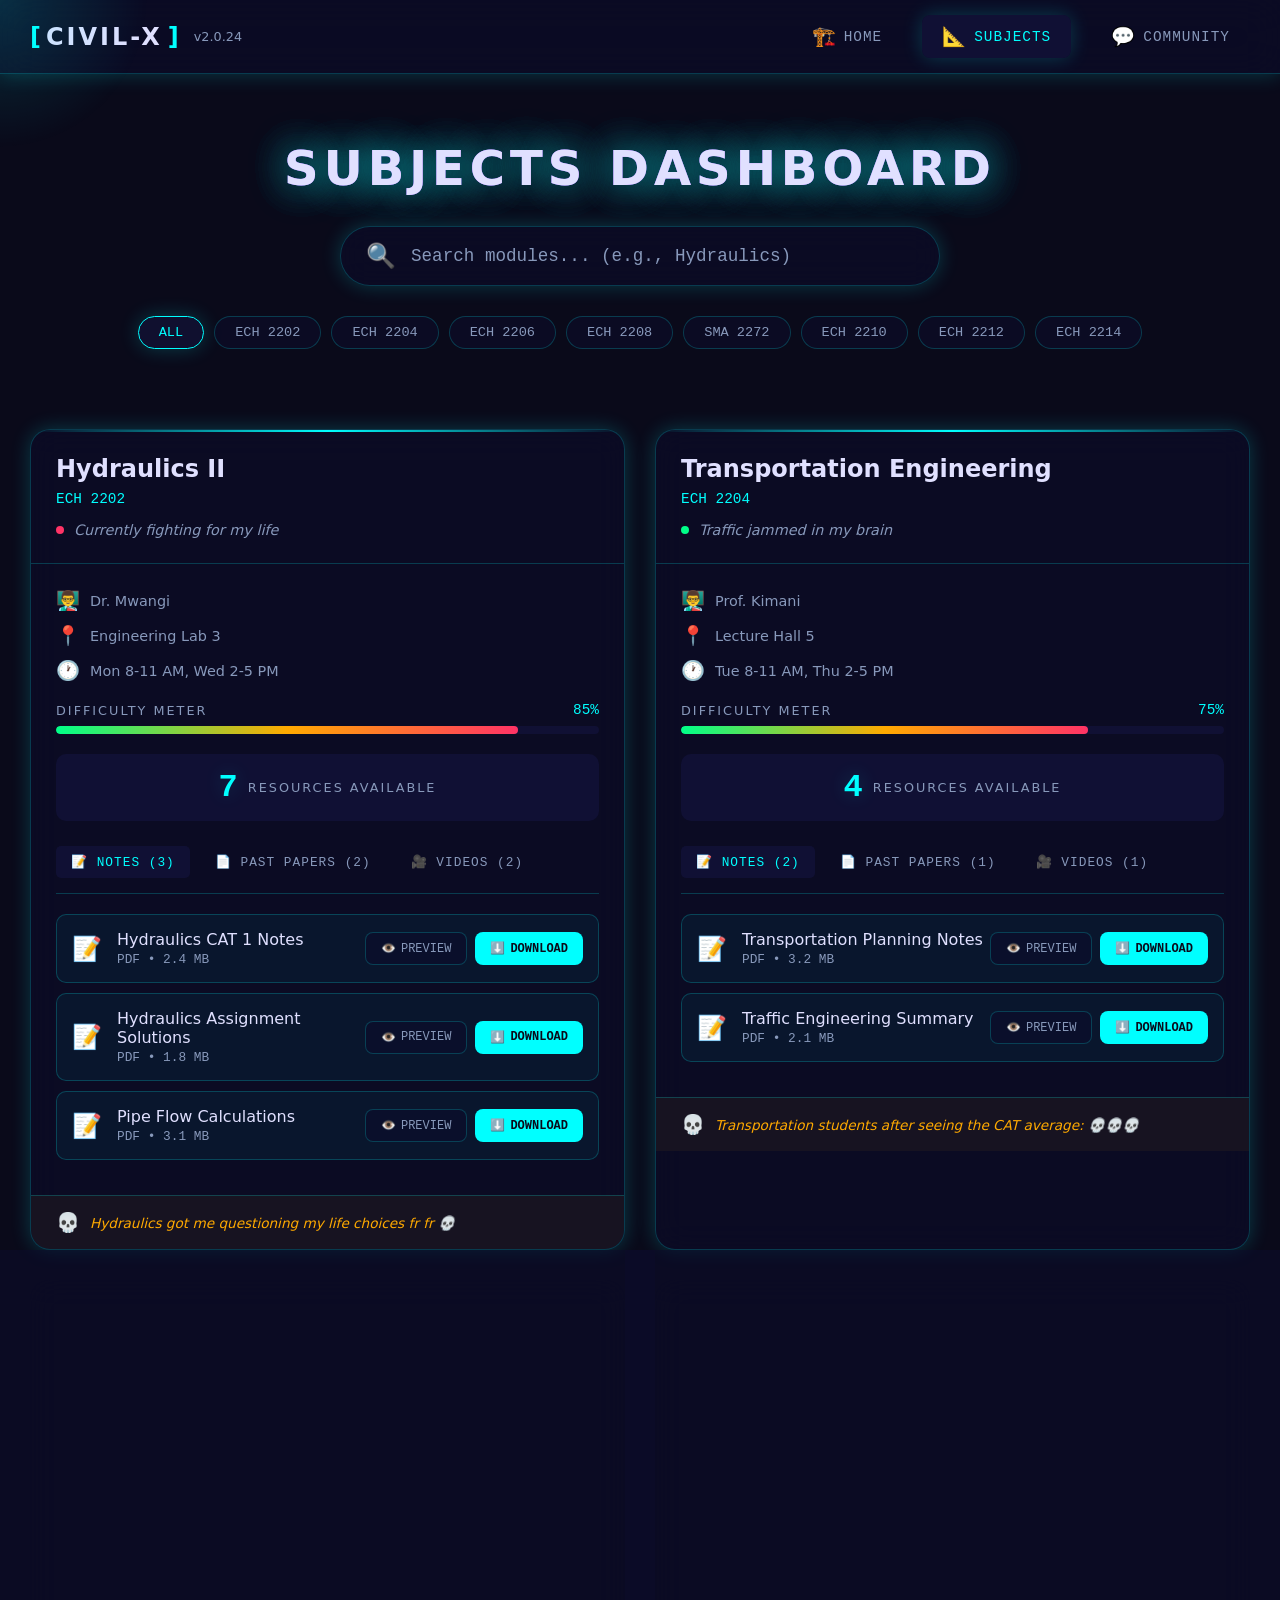
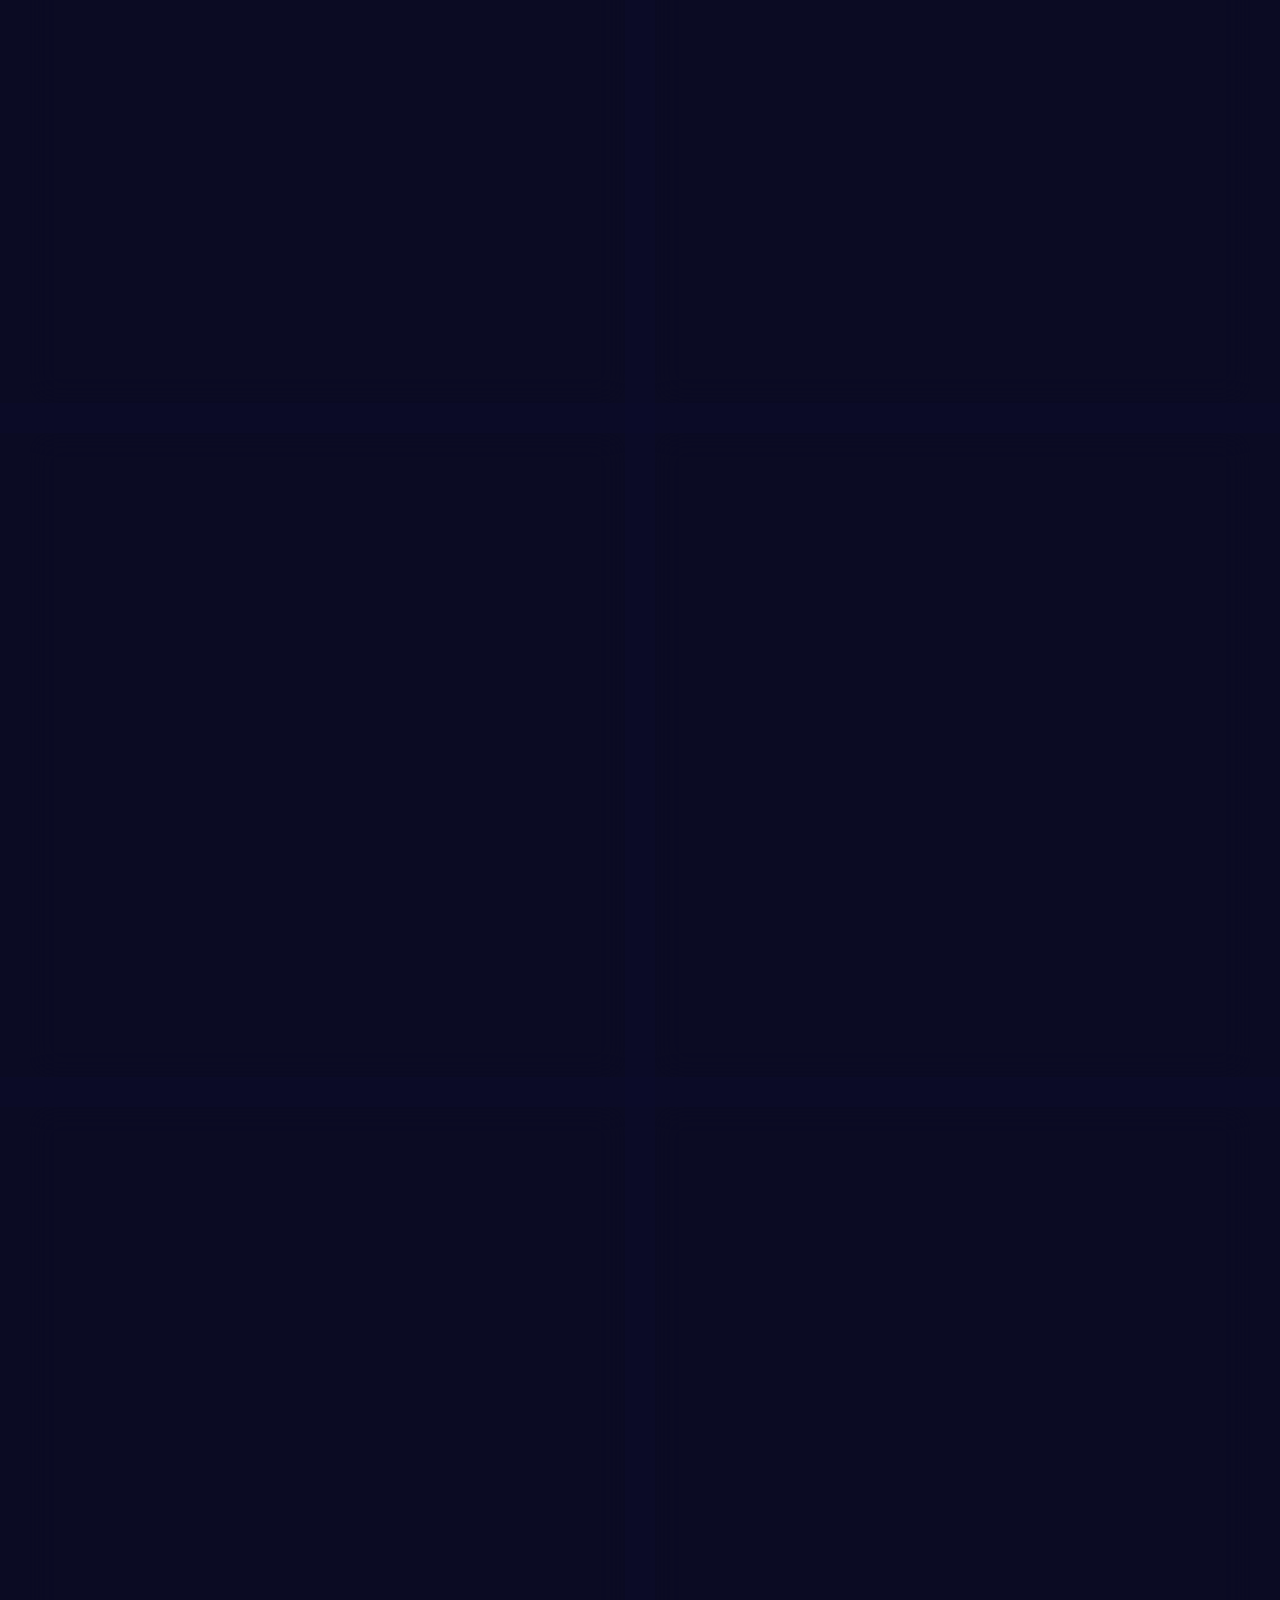
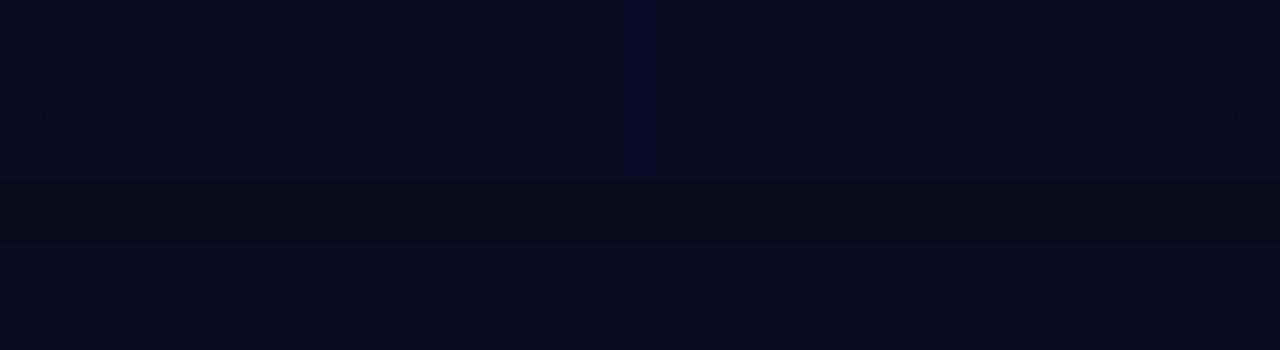
<file: subjects.html>
<!DOCTYPE html>
<html lang="en">
<head>
    <meta charset="UTF-8">
    <meta name="viewport" content="width=device-width, initial-scale=1.0">
    <title>CIVIL-X // Subjects Dashboard</title>
    <link rel="stylesheet" href="css/subjects.css">
</head>
<body>
    <div class="cursor-glow" id="cursorGlow"></div>

    <nav class="navbar glass-nav">
        <div class="nav-container">
            <div class="nav-logo">
                <span class="logo-bracket">[</span>
                <span class="logo-text">CIVIL-X</span>
                <span class="logo-bracket">]</span>
                <span class="logo-version">v2.0.24</span>
            </div>
            <div class="nav-links">
                <a href="index.html" class="nav-link">
                    <span class="nav-icon">🏗️</span>
                    <span class="nav-text">HOME</span>
                </a>
                <a href="subjects.html" class="nav-link active">
                    <span class="nav-icon">📐</span>
                    <span class="nav-text">SUBJECTS</span>
                </a>
                <a href="community.html" class="nav-link">
                    <span class="nav-icon">💬</span>
                    <span class="nav-text">COMMUNITY</span>
                </a>
            </div>
            <div class="hamburger" id="hamburger">
                <span></span>
                <span></span>
                <span></span>
            </div>
        </div>
    </nav>

    <main class="subjects-main">
        <div class="subjects-header">
            <h1 class="page-title glitch-text" data-text="SUBJECTS DASHBOARD">
                SUBJECTS DASHBOARD
            </h1>
            <div class="search-container">
                <div class="search-wrapper glass-card">
                    <span class="search-icon">🔍</span>
                    <input type="text" id="subjectSearch" placeholder="Search modules... (e.g., Hydraulics)" class="search-input">
                </div>
            </div>
            <div class="filter-tags" id="filterTags"></div>
        </div>

        <div class="subjects-grid" id="subjectsGrid">
            <!-- Dynamic content from data.js -->
        </div>

        <!-- PDF Viewer Modal -->
        <div class="modal" id="pdfModal">
            <div class="modal-content glass-card">
                <span class="modal-close" id="closeModal">&times;</span>
                <div class="modal-header">
                    <h3 id="modalTitle">Document Preview</h3>
                </div>
                <div class="modal-body">
                    <iframe id="pdfViewer" src="" frameborder="0"></iframe>
                </div>
            </div>
        </div>
    </main>

    <footer class="footer glass-nav">
        <div class="footer-content">
            <p class="footer-text">© 2024 CIVIL ENGINEERING OS | v2.0.24</p>
        </div>
    </footer>

    <script src="js/data.js"></script>
    <script src="js/subjects.js"></script>
</body>
</html>
</file>
<file: css/subjects.css>
/* ========================================
   CIVIL-X ENGINEERING OS - SUBJECTS STYLES
   ======================================== */

:root {
    --bg-primary: #0a0a1a;
    --bg-secondary: #0d0d2b;
    --cyan-neon: #00ffff;
    --cyan-glow: rgba(0, 255, 255, 0.3);
    --blue-deep: #1a1a4e;
    --blue-glass: rgba(26, 26, 78, 0.4);
    --glass-bg: rgba(13, 13, 43, 0.6);
    --glass-border: rgba(0, 255, 255, 0.2);
    --text-primary: #e0e0ff;
    --text-secondary: #8899bb;
    --danger: #ff3366;
    --warning: #ffaa00;
    --success: #00ff88;
    --font-mono: 'Courier New', monospace;
    --font-sans: 'Segoe UI', system-ui, sans-serif;
    --shadow-neon: 0 0 20px rgba(0, 255, 255, 0.2);
    --shadow-glow: 0 0 40px rgba(0, 255, 255, 0.4);
}

* {
    margin: 0;
    padding: 0;
    box-sizing: border-box;
}

body {
    background: var(--bg-primary);
    color: var(--text-primary);
    font-family: var(--font-sans);
    overflow-x: hidden;
    cursor: none;
}

/* Cursor Glow */
.cursor-glow {
    width: 300px;
    height: 300px;
    background: radial-gradient(circle, rgba(0, 255, 255, 0.15) 0%, transparent 70%);
    border-radius: 50%;
    position: fixed;
    pointer-events: none;
    z-index: 9999;
    transform: translate(-50%, -50%);
}

/* Navigation */
.navbar {
    position: fixed;
    top: 0;
    left: 0;
    width: 100%;
    z-index: 1000;
    padding: 15px 30px;
}

.glass-nav {
    background: var(--glass-bg);
    backdrop-filter: blur(20px);
    border-bottom: 1px solid var(--glass-border);
    box-shadow: var(--shadow-neon);
}

.nav-container {
    max-width: 1400px;
    margin: 0 auto;
    display: flex;
    justify-content: space-between;
    align-items: center;
}

.nav-logo {
    display: flex;
    align-items: center;
    gap: 5px;
}

.logo-bracket {
    color: var(--cyan-neon);
    font-weight: bold;
    font-size: 1.5rem;
}

.logo-text {
    color: var(--text-primary);
    font-weight: bold;
    font-size: 1.5rem;
    letter-spacing: 3px;
}

.logo-version {
    color: var(--text-secondary);
    font-size: 0.8rem;
    margin-left: 10px;
}

.nav-links {
    display: flex;
    gap: 20px;
}

.nav-link {
    display: flex;
    align-items: center;
    gap: 8px;
    padding: 10px 20px;
    color: var(--text-secondary);
    text-decoration: none;
    border-radius: 8px;
    transition: all 0.3s;
}

.nav-link:hover,
.nav-link.active {
    color: var(--cyan-neon);
    background: var(--blue-glass);
    box-shadow: var(--shadow-neon);
}

.nav-icon {
    font-size: 1.2rem;
}

.nav-text {
    font-family: var(--font-mono);
    font-size: 0.9rem;
    letter-spacing: 1px;
}

.hamburger {
    display: none;
    flex-direction: column;
    gap: 5px;
    cursor: pointer;
}

.hamburger span {
    width: 25px;
    height: 2px;
    background: var(--cyan-neon);
    transition: all 0.3s;
}

/* Main Content */
.subjects-main {
    padding-top: 100px;
    min-height: 100vh;
}

.subjects-header {
    text-align: center;
    padding: 40px 30px;
}

.page-title {
    font-size: 3rem;
    font-weight: 900;
    letter-spacing: 5px;
    color: var(--text-primary);
    text-shadow: var(--shadow-glow);
    margin-bottom: 30px;
}

.glitch-text {
    position: relative;
}

.glitch-text::before,
.glitch-text::after {
    content: attr(data-text);
    position: absolute;
    top: 0;
    left: 0;
    width: 100%;
    height: 100%;
    opacity: 0.8;
}

.glitch-text::before {
    animation: glitch 0.3s infinite;
    color: #ff00ff;
    z-index: -1;
}

.glitch-text::after {
    animation: glitch 0.3s infinite reverse;
    color: var(--cyan-neon);
    z-index: -2;
}

/* Search Container */
.search-container {
    max-width: 600px;
    margin: 0 auto 30px;
}

.search-wrapper {
    display: flex;
    align-items: center;
    padding: 15px 25px;
    border-radius: 50px;
}

.search-icon {
    font-size: 1.5rem;
    margin-right: 15px;
}

.search-input {
    flex: 1;
    background: transparent;
    border: none;
    color: var(--text-primary);
    font-size: 1.1rem;
    outline: none;
    font-family: var(--font-mono);
}

.search-input::placeholder {
    color: var(--text-secondary);
}

/* Filter Tags */
.filter-tags {
    display: flex;
    gap: 10px;
    flex-wrap: wrap;
    justify-content: center;
    margin-bottom: 40px;
}

.filter-tag {
    padding: 8px 20px;
    background: var(--glass-bg);
    border: 1px solid var(--glass-border);
    border-radius: 25px;
    color: var(--text-secondary);
    cursor: pointer;
    font-family: var(--font-mono);
    font-size: 0.85rem;
    transition: all 0.3s;
    user-select: none;
}

.filter-tag:hover,
.filter-tag.active {
    background: var(--blue-glass);
    color: var(--cyan-neon);
    border-color: var(--cyan-neon);
    box-shadow: var(--shadow-neon);
}

/* Subjects Grid */
.subjects-grid {
    display: grid;
    grid-template-columns: repeat(auto-fit, minmax(400px, 1fr));
    gap: 30px;
    padding: 0 30px 60px;
    max-width: 1600px;
    margin: 0 auto;
}

/* Glass Card */
.glass-card {
    background: var(--glass-bg);
    backdrop-filter: blur(15px);
    border: 1px solid var(--glass-border);
    box-shadow: var(--shadow-neon);
    transition: all 0.3s;
}

.glass-card:hover {
    box-shadow: var(--shadow-glow);
    border-color: var(--cyan-neon);
    transform: translateY(-5px);
}

/* Subject Full Card */
.subject-full-card {
    border-radius: 20px;
    overflow: hidden;
    animation: fadeInUp 0.6s ease;
}

.card-header {
    padding: 25px;
    border-bottom: 1px solid var(--glass-border);
    position: relative;
    overflow: hidden;
}

.card-header::before {
    content: '';
    position: absolute;
    top: 0;
    left: 0;
    width: 100%;
    height: 2px;
    background: linear-gradient(90deg, transparent, var(--cyan-neon), transparent);
    animation: scanLine 3s infinite;
}

.card-title-area {
    margin-bottom: 15px;
}

.card-title {
    font-size: 1.5rem;
    color: var(--text-primary);
    margin-bottom: 5px;
}

.card-code {
    font-family: var(--font-mono);
    color: var(--cyan-neon);
    font-size: 0.9rem;
}

.card-status {
    display: flex;
    align-items: center;
    gap: 10px;
}

.status-indicator {
    width: 8px;
    height: 8px;
    border-radius: 50%;
    animation: pulse 2s infinite;
}

.status-indicator.normal {
    background: var(--success);
}

.status-indicator.critical {
    background: var(--danger);
    animation: pulse 1s infinite;
}

.status-text {
    color: var(--text-secondary);
    font-size: 0.9rem;
    font-style: italic;
}

/* Card Body */
.card-body {
    padding: 25px;
}

.info-row {
    display: flex;
    flex-direction: column;
    gap: 12px;
    margin-bottom: 20px;
}

.info-item {
    display: flex;
    align-items: center;
    gap: 10px;
}

.info-icon {
    font-size: 1.2rem;
}

.info-text {
    color: var(--text-secondary);
    font-size: 0.9rem;
}

/* Difficulty Section */
.difficulty-section {
    margin-bottom: 20px;
}

.difficulty-header {
    display: flex;
    justify-content: space-between;
    align-items: center;
    margin-bottom: 8px;
}

.difficulty-label {
    font-size: 0.8rem;
    color: var(--text-secondary);
    letter-spacing: 2px;
}

.difficulty-value {
    color: var(--cyan-neon);
    font-family: var(--font-mono);
    font-size: 0.9rem;
}

.difficulty-bar {
    height: 8px;
    background: var(--blue-glass);
    border-radius: 4px;
    overflow: hidden;
}

.difficulty-fill {
    height: 100%;
    background: linear-gradient(90deg, var(--success), var(--warning), var(--danger));
    border-radius: 4px;
    transition: width 1.5s ease;
    width: 0;
}

/* Resources Section */
.resources-section {
    text-align: center;
    padding: 15px;
    background: var(--blue-glass);
    border-radius: 10px;
}

.resources-count {
    display: flex;
    align-items: center;
    justify-content: center;
    gap: 10px;
}

.count-number {
    font-size: 2rem;
    font-weight: 900;
    color: var(--cyan-neon);
    font-family: var(--font-mono);
    text-shadow: var(--shadow-neon);
}

.count-label {
    color: var(--text-secondary);
    font-size: 0.8rem;
    letter-spacing: 2px;
}

/* Card Footer */
.card-footer {
    padding: 0 25px 25px;
}

.resource-tabs {
    display: flex;
    gap: 10px;
    margin-bottom: 20px;
    border-bottom: 1px solid var(--glass-border);
    padding-bottom: 15px;
}

.tab-btn {
    padding: 8px 15px;
    background: transparent;
    border: none;
    color: var(--text-secondary);
    cursor: pointer;
    font-family: var(--font-mono);
    font-size: 0.8rem;
    transition: all 0.3s;
    border-radius: 5px;
    letter-spacing: 1px;
}

.tab-btn:hover,
.tab-btn.active {
    color: var(--cyan-neon);
    background: var(--blue-glass);
}

/* Tab Content */
.tab-content {
    display: none;
    animation: fadeIn 0.5s ease;
}

.tab-content.active {
    display: block;
}

/* Resource Items */
.resource-item {
    display: flex;
    justify-content: space-between;
    align-items: center;
    padding: 15px;
    margin-bottom: 10px;
    background: rgba(0, 255, 255, 0.05);
    border-radius: 10px;
    border: 1px solid var(--glass-border);
    transition: all 0.3s;
}

.resource-item:hover {
    background: var(--blue-glass);
    border-color: var(--cyan-neon);
    box-shadow: var(--shadow-neon);
}

.resource-info {
    display: flex;
    align-items: center;
    gap: 15px;
    flex: 1;
}

.resource-icon {
    font-size: 1.5rem;
}

.resource-details {
    display: flex;
    flex-direction: column;
}

.resource-title {
    color: var(--text-primary);
    font-weight: 500;
    margin-bottom: 3px;
}

.resource-meta {
    color: var(--text-secondary);
    font-size: 0.8rem;
    font-family: var(--font-mono);
}

/* Resource Actions */
.resource-actions {
    display: flex;
    gap: 8px;
}

.preview-btn,
.download-btn,
.watch-btn {
    padding: 8px 15px;
    border-radius: 8px;
    border: 1px solid var(--glass-border);
    background: var(--glass-bg);
    color: var(--text-secondary);
    cursor: pointer;
    font-family: var(--font-mono);
    font-size: 0.75rem;
    transition: all 0.3s;
    display: flex;
    align-items: center;
    gap: 5px;
    white-space: nowrap;
}

.preview-btn:hover,
.download-btn:hover,
.watch-btn:hover {
    background: var(--blue-glass);
    color: var(--cyan-neon);
    border-color: var(--cyan-neon);
    box-shadow: var(--shadow-neon);
    transform: translateY(-2px);
}

.download-btn {
    background: var(--cyan-neon);
    color: var(--bg-primary);
    border: none;
    font-weight: bold;
}

.download-btn:hover {
    background: #00dddd;
    box-shadow: var(--shadow-glow);
}

.watch-btn {
    background: rgba(255, 170, 0, 0.1);
    border-color: var(--warning);
    color: var(--warning);
}

.watch-btn:hover {
    background: rgba(255, 170, 0, 0.2);
    color: var(--warning);
    box-shadow: 0 0 20px rgba(255, 170, 0, 0.3);
}

/* Card Meme */
.card-meme {
    padding: 15px 25px;
    background: rgba(255, 170, 0, 0.05);
    border-top: 1px solid var(--glass-border);
    display: flex;
    align-items: center;
    gap: 10px;
}

.meme-icon {
    font-size: 1.2rem;
}

.meme-text {
    color: var(--warning);
    font-style: italic;
    font-size: 0.85rem;
}

/* Modal */
.modal {
    display: none;
    position: fixed;
    z-index: 10000;
    left: 0;
    top: 0;
    width: 100%;
    height: 100%;
    background: rgba(0, 0, 0, 0.8);
    backdrop-filter: blur(10px);
    animation: fadeIn 0.3s ease;
}

.modal-content {
    position: relative;
    margin: 5% auto;
    width: 90%;
    max-width: 1000px;
    height: 80vh;
    border-radius: 20px;
    overflow: hidden;
    animation: slideUp 0.5s ease;
}

.modal-close {
    position: absolute;
    right: 20px;
    top: 15px;
    color: var(--text-secondary);
    font-size: 35px;
    font-weight: bold;
    cursor: pointer;
    z-index: 10;
    transition: all 0.3s;
}

.modal-close:hover {
    color: var(--cyan-neon);
}

.modal-header {
    padding: 20px 30px;
    background: var(--blue-glass);
    border-bottom: 1px solid var(--glass-border);
}

.modal-header h3 {
    color: var(--cyan-neon);
    font-family: var(--font-mono);
    letter-spacing: 2px;
}

.modal-body {
    height: calc(100% - 70px);
}

.modal-body iframe {
    width: 100%;
    height: 100%;
    border: none;
}

/* Footer */
.footer {
    padding: 30px;
    text-align: center;
    margin-top: 60px;
}

.footer-content {
    max-width: 1400px;
    margin: 0 auto;
}

.footer-text {
    color: var(--text-secondary);
    font-family: var(--font-mono);
}

/* Animations */
@keyframes fadeInUp {
    from {
        opacity: 0;
        transform: translateY(30px);
    }
    to {
        opacity: 1;
        transform: translateY(0);
    }
}

@keyframes fadeIn {
    from { opacity: 0; }
    to { opacity: 1; }
}

@keyframes slideUp {
    from {
        opacity: 0;
        transform: translateY(50px);
    }
    to {
        opacity: 1;
        transform: translateY(0);
    }
}

@keyframes scanLine {
    0% { transform: translateX(-100%); }
    100% { transform: translateX(100%); }
}

@keyframes pulse {
    0%, 100% { opacity: 1; }
    50% { opacity: 0.3; }
}

@keyframes glitch {
    0% { transform: translate(0); }
    20% { transform: translate(-2px, 2px); }
    40% { transform: translate(2px, -2px); }
    60% { transform: translate(-1px, 1px); }
    80% { transform: translate(1px, -1px); }
    100% { transform: translate(0); }
}

/* Responsive Design */
@media (max-width: 1200px) {
    .subjects-grid {
        grid-template-columns: repeat(auto-fit, minmax(350px, 1fr));
    }
}

@media (max-width: 768px) {
    body {
        cursor: auto;
    }
    
    .cursor-glow {
        display: none;
    }

    .nav-links {
        display: none;
        position: absolute;
        top: 100%;
        left: 0;
        width: 100%;
        background: var(--glass-bg);
        backdrop-filter: blur(20px);
        flex-direction: column;
        padding: 20px;
    }

    .nav-links.active {
        display: flex;
    }

    .hamburger {
        display: flex;
    }

    .page-title {
        font-size: 2rem;
    }

    .subjects-grid {
        grid-template-columns: 1fr;
        padding: 0 15px 40px;
    }

    .subject-full-card {
        margin: 0;
    }

    .resource-tabs {
        flex-direction: column;
        gap: 5px;
    }

    .resource-item {
        flex-direction: column;
        gap: 10px;
    }

    .resource-actions {
        width: 100%;
        justify-content: space-between;
    }

    .modal-content {
        margin: 10% auto;
        width: 95%;
        height: 70vh;
    }

    .glass-card:hover {
        transform: none;
    }
}

@media (max-width: 480px) {
    .subjects-header {
        padding: 20px 15px;
    }

    .search-wrapper {
        padding: 12px 20px;
    }

    .filter-tags {
        gap: 5px;
    }

    .filter-tag {
        padding: 6px 12px;
        font-size: 0.7rem;
    }

    .card-header {
        padding: 20px;
    }

    .card-body {
        padding: 20px;
    }

    .card-footer {
        padding: 0 20px 20px;
    }

    .preview-btn,
    .download-btn,
    .watch-btn {
        padding: 6px 10px;
        font-size: 0.7rem;
    }
}
</file>
